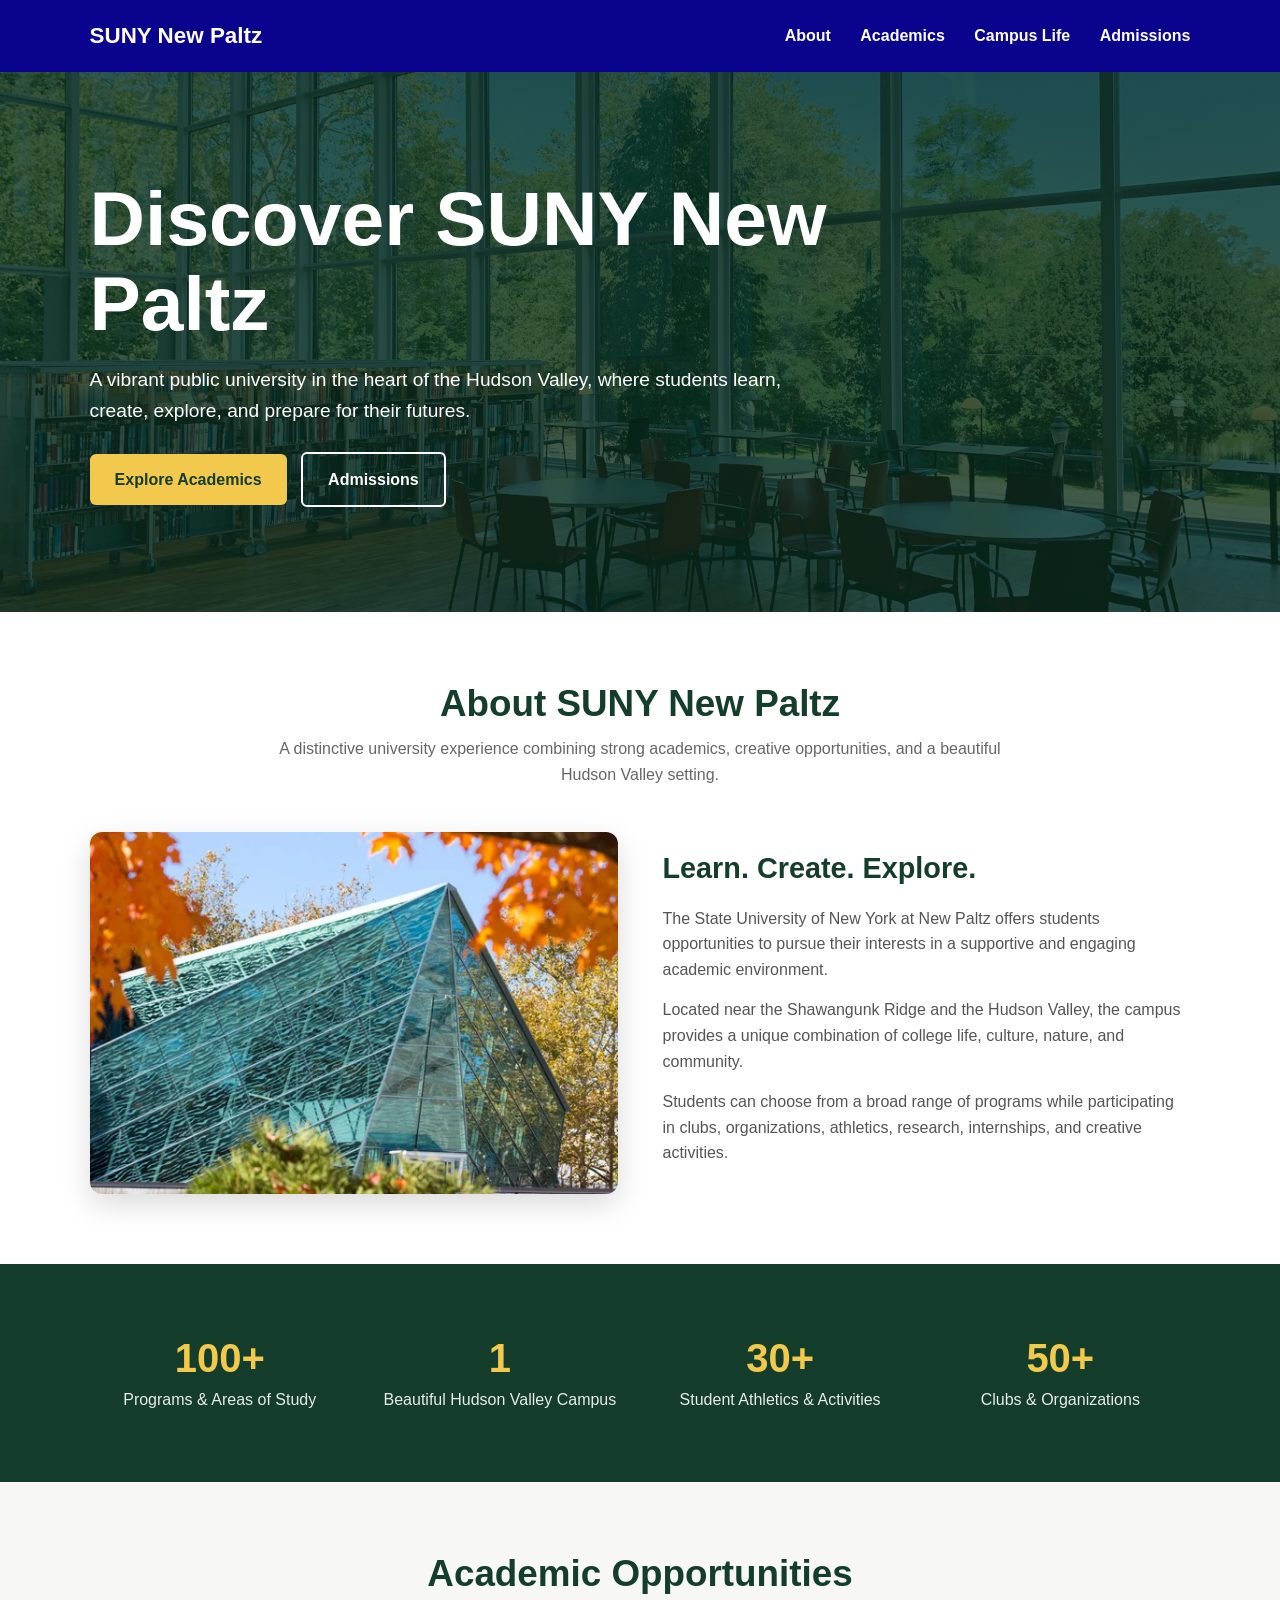
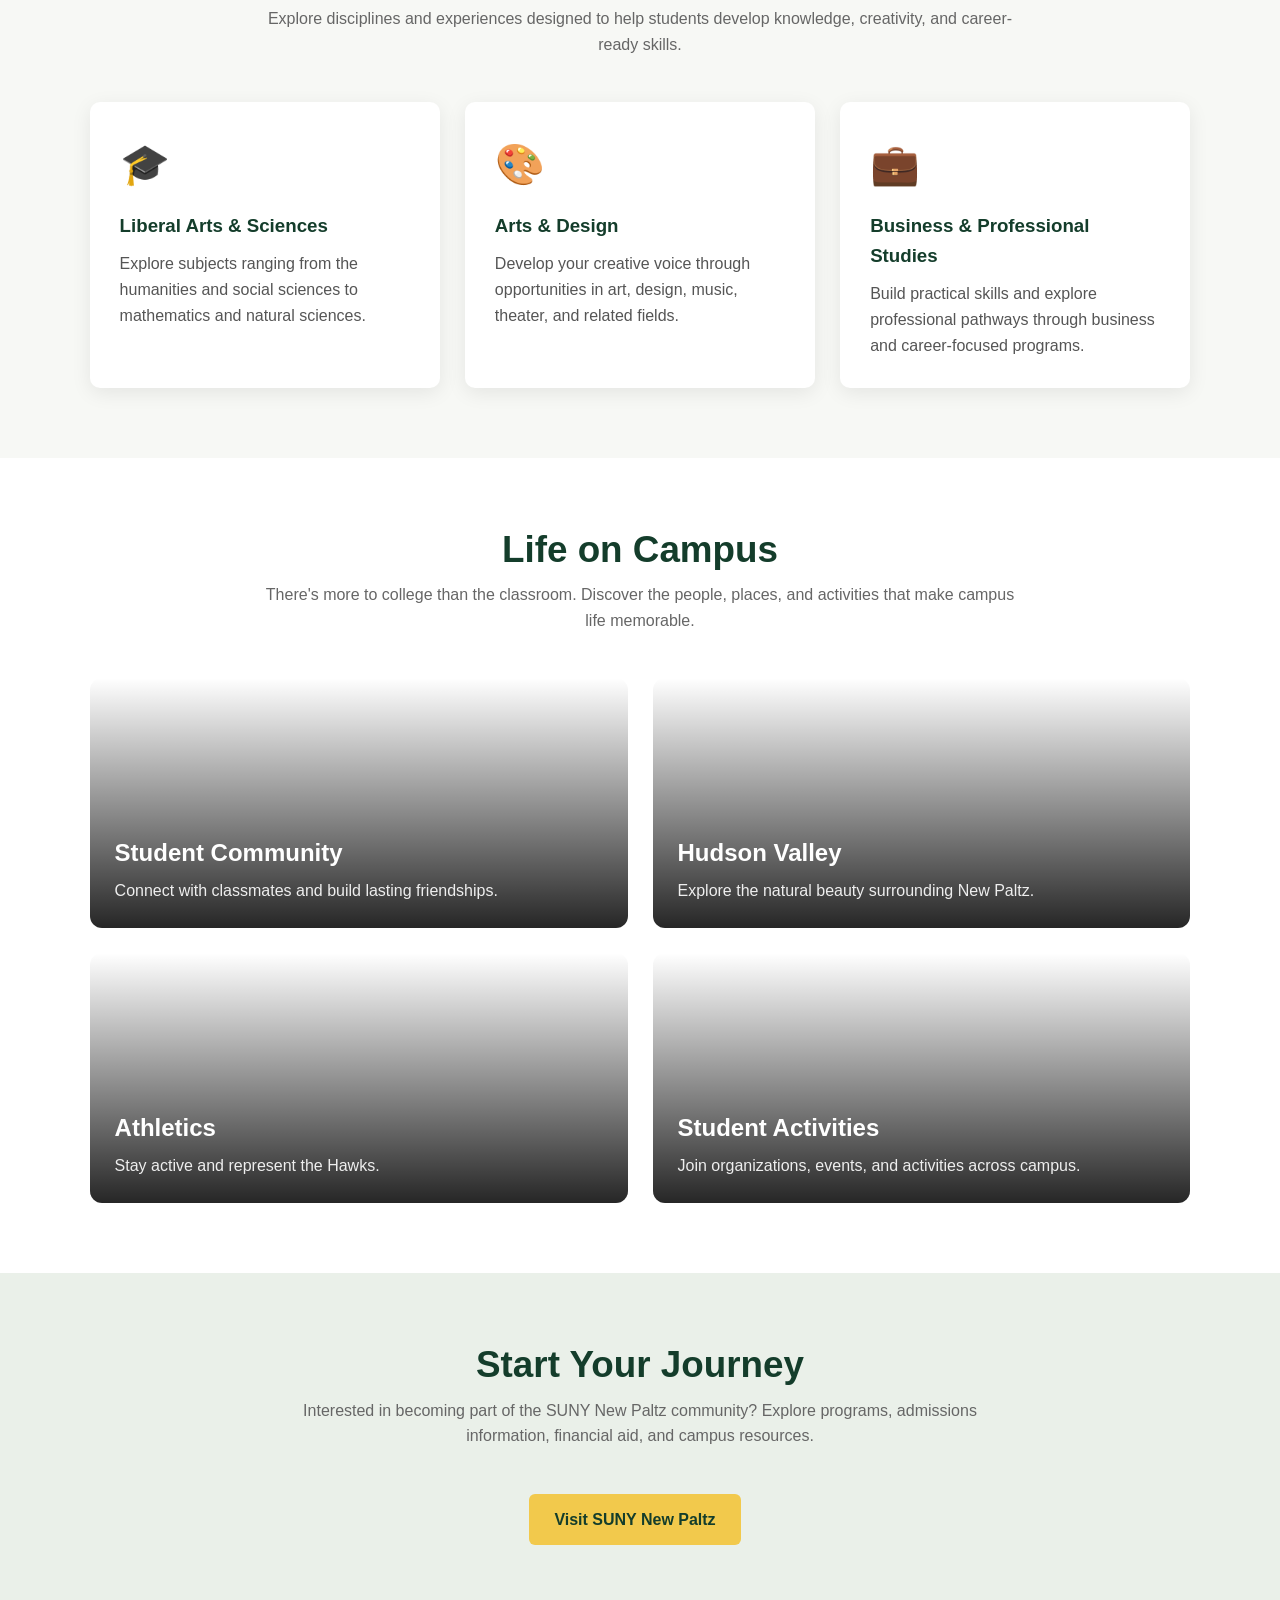
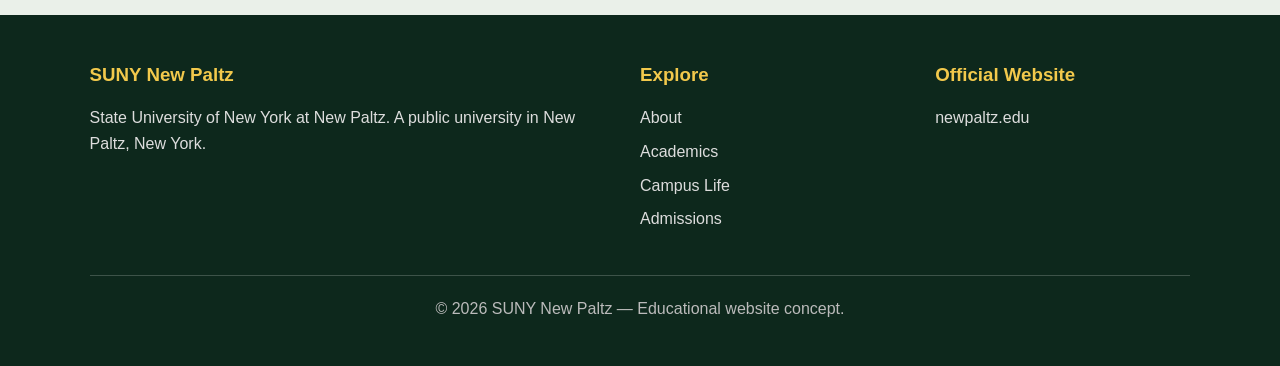
<file: SUNY-New-Paltz-Webpage/index.html>
<!DOCTYPE html>
<html lang="en">
<head>
  <meta charset="UTF-8">
  <meta name="viewport" content="width=device-width, initial-scale=1.0">
  <title>SUNY New Paltz | State University of New York at New Paltz</title>

  <link rel="stylesheet" href="styles/main.css" />
</head>

<body> 

  <!-- Navigation -->
  <header>
    <div class="logo">SUNY New Paltz</div>

    <nav>
      <a href="#about">About</a>
      <a href="academics.html">Academics</a>
      <a href="campus-life.html">Campus Life</a>
      <a href="#admissions">Admissions</a>
    </nav>
  </header>

  <!-- Hero -->
  <section class="hero">
    <div class="hero-content">
      <h1>Discover SUNY New Paltz</h1>

      <p>
        A vibrant public university in the heart of the Hudson Valley,
        where students learn, create, explore, and prepare for their futures.
      </p>

      <a href="academics.html" class="button">Explore Academics</a>
      <a href="#admissions" class="button secondary">Admissions</a>
    </div>
  </section>

  <!-- About -->
  <section id="about" class="about">
    <div class="section-title">
      <h2>About SUNY New Paltz</h2>
      <p>
        A distinctive university experience combining strong academics,
        creative opportunities, and a beautiful Hudson Valley setting.
      </p>
    </div>

    <div class="about-grid">
        <a href="https://newpaltz.edu">
      <img
        class="about-image"
        src="images/fall-open-house.webp"
        alt="University campus"
      >
        </a>
      <div class="about-text">
        <h3>Learn. Create. Explore.</h3>

        <p>
          The State University of New York at New Paltz offers students
          opportunities to pursue their interests in a supportive and
          engaging academic environment.
        </p>

        <p>
          Located near the Shawangunk Ridge and the Hudson Valley,
          the campus provides a unique combination of college life,
          culture, nature, and community.
        </p>

        <p>
          Students can choose from a broad range of programs while
          participating in clubs, organizations, athletics, research,
          internships, and creative activities.
        </p>
      </div>
    </div>
  </section>

  <!-- Stats -->
  <section class="stats">
    <div class="stat">
      <h3>100+</h3>
      <p>Programs & Areas of Study</p>
    </div>

    <div class="stat">
      <h3>1</h3>
      <p>Beautiful Hudson Valley Campus</p>
    </div>

    <div class="stat">
      <h3>30+</h3>
      <p>Student Athletics & Activities</p>
    </div>

    <div class="stat">
      <h3>50+</h3>
      <p>Clubs & Organizations</p>
    </div>
  </section>

  <!-- Academics -->
  <section id="academics">
    <div class="section-title">
      <h2>Academic Opportunities</h2>
      <p>
        Explore disciplines and experiences designed to help students
        develop knowledge, creativity, and career-ready skills.
      </p>
    </div>

    <div class="cards">

      <div class="card">
        <div class="icon">🎓</div>
        <h3>Liberal Arts & Sciences</h3>
        <p>
          Explore subjects ranging from the humanities and social sciences
          to mathematics and natural sciences.
        </p>
      </div>

      <div class="card">
        <div class="icon">🎨</div>
        <h3>Arts & Design</h3>
        <p>
          Develop your creative voice through opportunities in art,
          design, music, theater, and related fields.
        </p>
      </div>

      
      <div class="card">
        <div class="icon">💼</div>
        <h3>Business & Professional Studies</h3>
        <p>
          Build practical skills and explore professional pathways
          through business and career-focused programs.
        </p>
      </div>
    

    </div>
  </section>

  <!-- Campus Life -->
  <section id="campus" class="campus">
    <div class="section-title">
      <h2>Life on Campus</h2>
      <p>
        There's more to college than the classroom. Discover the people,
        places, and activities that make campus life memorable.
      </p>
    </div>

    <div class="campus-grid">

      <div
        class="campus-card"
        style="background-image: url('https://images.unsplash.com/photo-1523050854058-8df90110c9f1?auto=format&fit=crop&w=1200&q=80');"
      >
        <div>
          <h3>Student Community</h3>
          <p>Connect with classmates and build lasting friendships.</p>
        </div>
      </div>

      <div
        class="campus-card"
        style="background-image: url('https://images.unsplash.com/photo-1500534623283-312aade485b7?auto=format&fit=crop&w=1200&q=80');"
      >
        <div>
          <h3>Hudson Valley</h3>
          <p>Explore the natural beauty surrounding New Paltz.</p>
        </div>
      </div>

      <div
        class="campus-card"
        style="background-image: url('https://images.unsplash.com/photo-1546519638-68e109498ffc?auto=format&fit=crop&w=1200&q=80');"
      >
        <div>
          <h3>Athletics</h3>
          <p>Stay active and represent the Hawks.</p>
        </div>
      </div>

      <div
        class="campus-card"
        style="background-image: url('https://images.unsplash.com/photo-1524178232363-1fb2b075b655?auto=format&fit=crop&w=1200&q=80');"
      >
        <div>
          <h3>Student Activities</h3>
          <p>Join organizations, events, and activities across campus.</p>
        </div>
      </div>

    </div>
  </section>

  <!-- Admissions -->
  <section id="admissions" class="admissions">
    <div class="section-title">
      <h2>Start Your Journey</h2>

      <p>
        Interested in becoming part of the SUNY New Paltz community?
        Explore programs, admissions information, financial aid,
        and campus resources.
      </p>
    </div>

    <a
      href="https://www.newpaltz.edu/"
      target="_blank"
      class="button"
    >
      Visit SUNY New Paltz
    </a>
  </section>

  <!-- Footer -->
  <footer>
    <div class="footer-grid">

      <div>
        <h3>SUNY New Paltz</h3>
        <p>
          State University of New York at New Paltz.
          A public university in New Paltz, New York.
        </p>
      </div>

      <div>
        <h3>Explore</h3>
        <a href="#about">About</a>
        <a href="#academics">Academics</a>
        <a href="campus-life.html">Campus Life</a>
        <a href="#admissions">Admissions</a>
      </div>

      <div>
        <h3>Official Website</h3>
        <a href="https://www.newpaltz.edu/" target="_blank">
          newpaltz.edu
        </a>
      </div>

    </div>

    <div class="copyright">
      &copy; 2026 SUNY New Paltz — Educational website concept.
    </div>
  </footer>

</body>
</html>
</file>
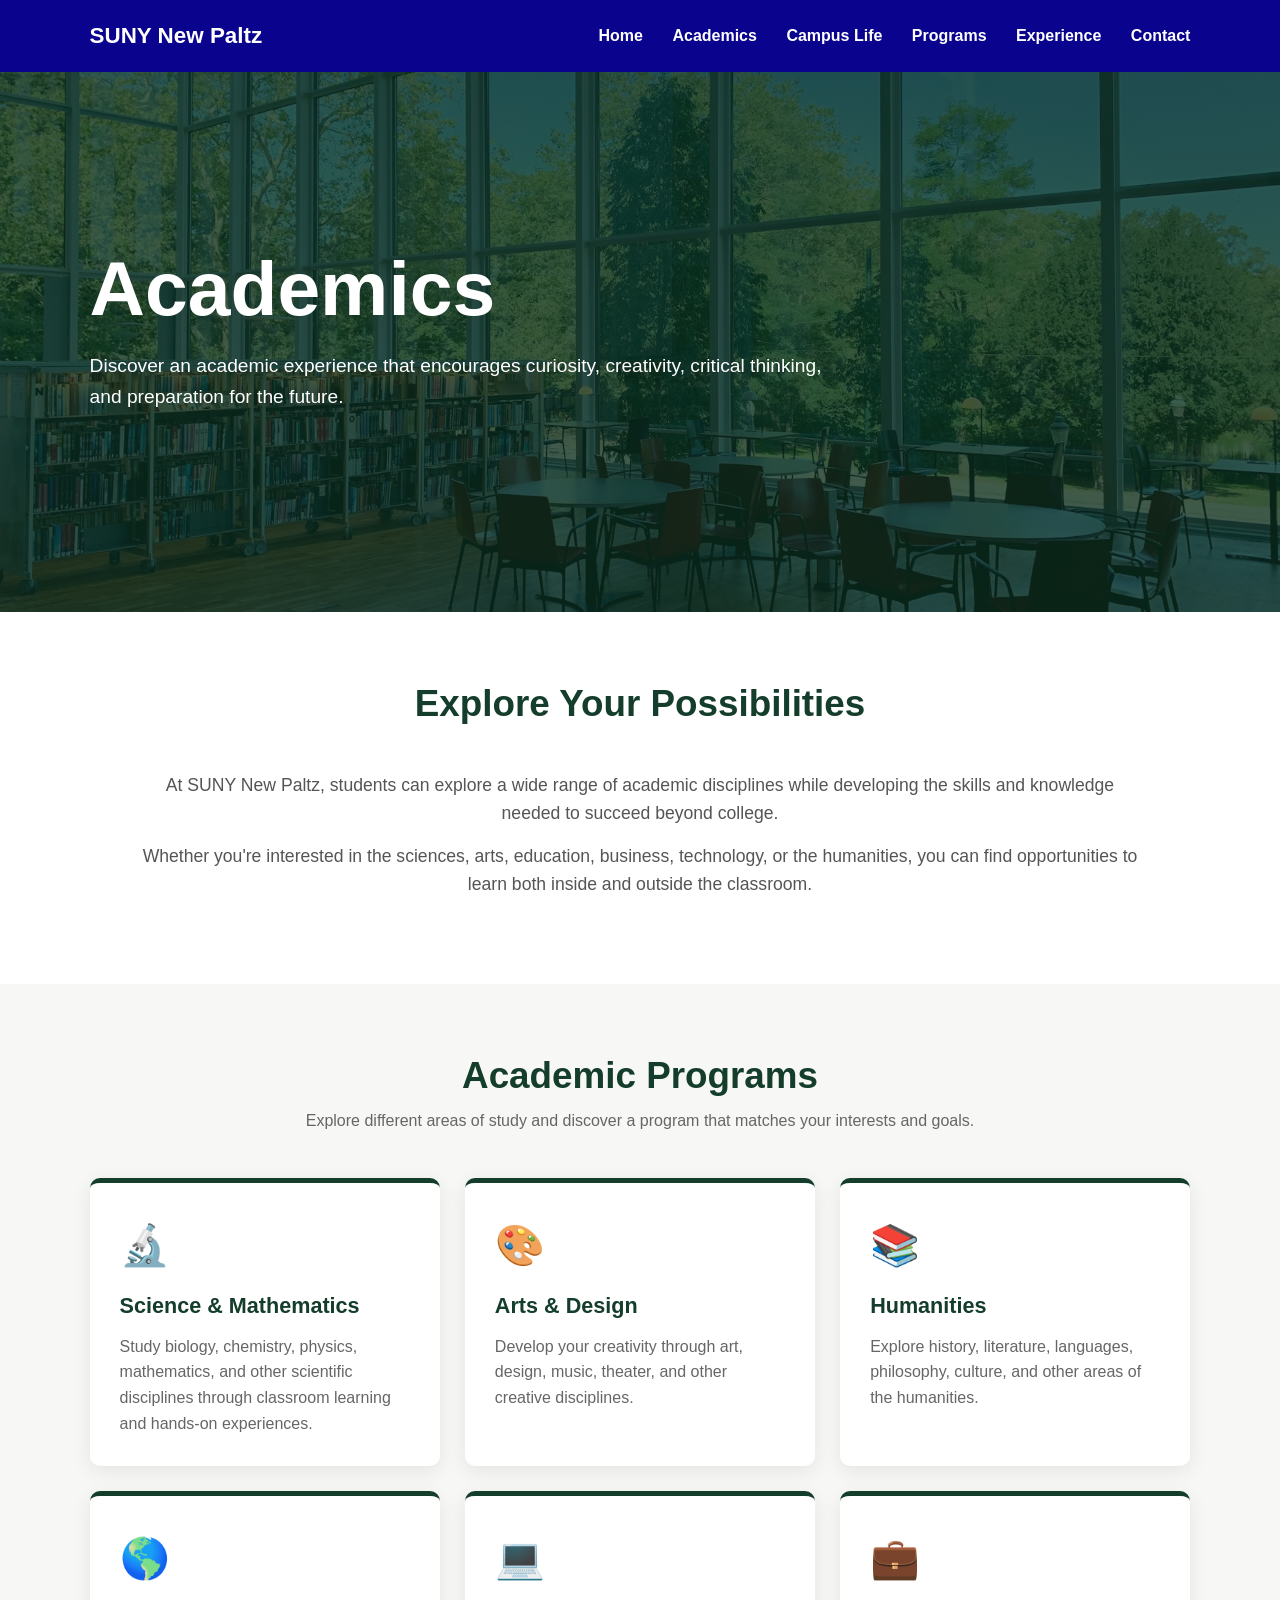
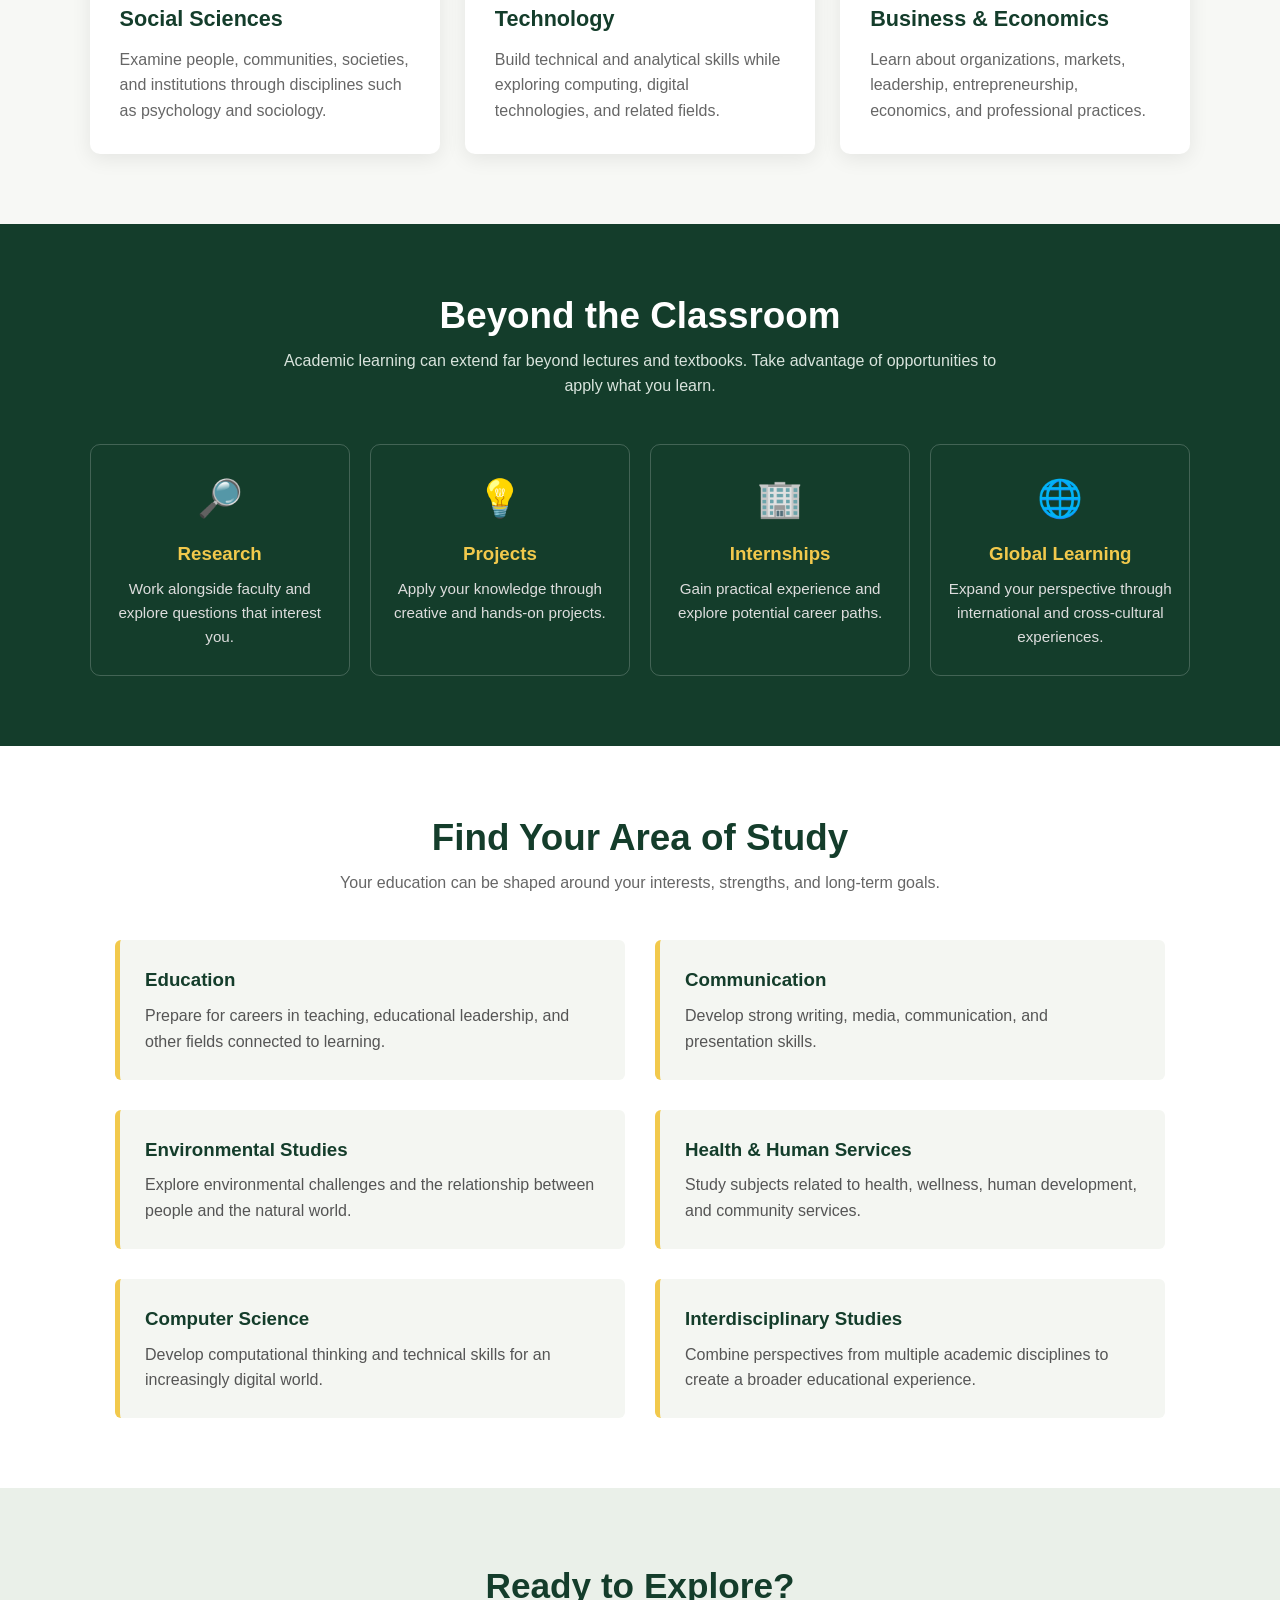
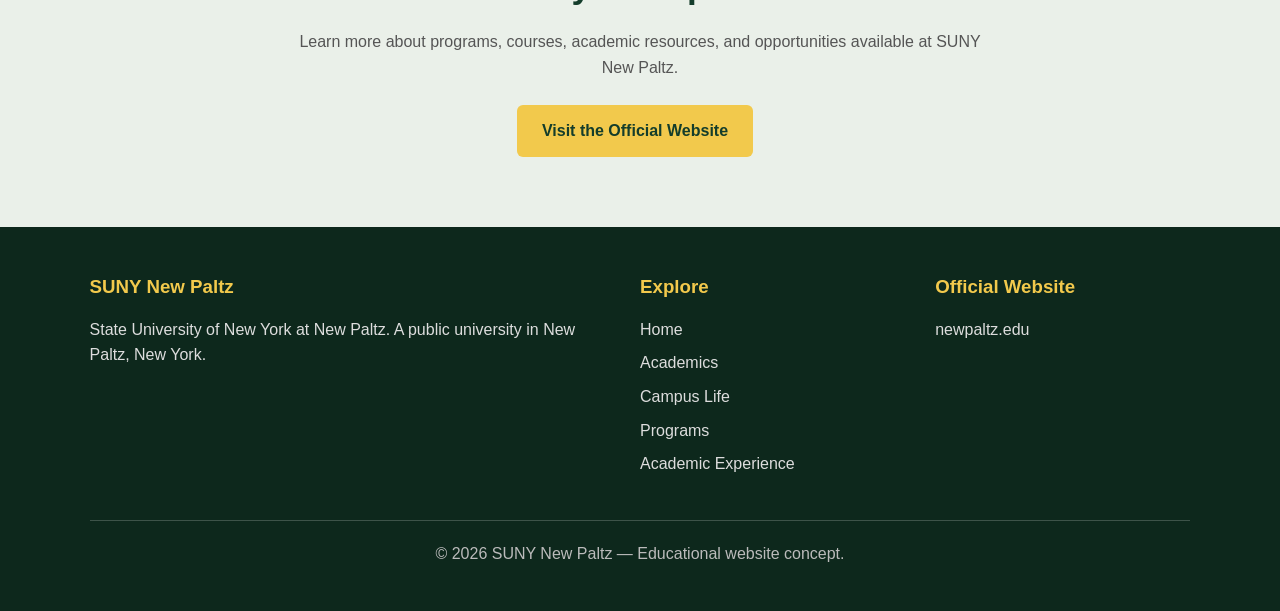
<file: SUNY-New-Paltz-Webpage/academics.html>
<!DOCTYPE html>
<html lang="en">
<head>
  <meta charset="UTF-8">
  <meta name="viewport" content="width=device-width, initial-scale=1.0">
  <title>Academics | SUNY New Paltz</title>

    <link rel="stylesheet" href="styles/main.css" /> 
</head>

<body>

  <!-- Navigation -->
  <header>
    <div class="logo">SUNY New Paltz</div>

    <nav>
      <a href="index.html">Home</a>
      <a href="academics.html">Academics</a>
      <a href="campus-life.html">Campus Life</a>
      <a href="#programs">Programs</a>
      <a href="#experience">Experience</a>
      <a href="#contact">Contact</a>
    </nav>
  </header>


  <!-- Hero -->
  <section class="hero">
    <div class="hero-content">
      <h1>Academics</h1>

      <p>
        Discover an academic experience that encourages curiosity,
        creativity, critical thinking, and preparation for the future.
      </p>
    </div>
  </section>


  <!-- Introduction -->
  <section class="intro">
    <div class="intro-content">

      <div class="section-title">
        <h2>Explore Your Possibilities</h2>
      </div>

      <p>
        At SUNY New Paltz, students can explore a wide range of
        academic disciplines while developing the skills and knowledge
        needed to succeed beyond college.
      </p>

      <p>
        Whether you're interested in the sciences, arts, education,
        business, technology, or the humanities, you can find
        opportunities to learn both inside and outside the classroom.
      </p>

    </div>
  </section>


  <!-- Programs -->
  <section id="programs">
    <div class="section-title">
      <h2>Academic Programs</h2>

      <p>
        Explore different areas of study and discover a program
        that matches your interests and goals.
      </p>
    </div>

    <div class="programs">

      <div class="program-card">
        <div class="icon">🔬</div>
        <h3>Science & Mathematics</h3>
        <p>
          Study biology, chemistry, physics, mathematics, and
          other scientific disciplines through classroom learning
          and hands-on experiences.
        </p>
      </div>

      <div class="program-card">
        <div class="icon">🎨</div>
        <h3>Arts & Design</h3>
        <p>
          Develop your creativity through art, design, music,
          theater, and other creative disciplines.
        </p>
      </div>

      <div class="program-card">
        <div class="icon">📚</div>
        <h3>Humanities</h3>
        <p>
          Explore history, literature, languages, philosophy,
          culture, and other areas of the humanities.
        </p>
      </div>

      <div class="program-card">
        <div class="icon">🌎</div>
        <h3>Social Sciences</h3>
        <p>
          Examine people, communities, societies, and institutions
          through disciplines such as psychology and sociology.
        </p>
      </div>

      <div class="program-card">
        <div class="icon">💻</div>
        <h3>Technology</h3>
        <p>
          Build technical and analytical skills while exploring
          computing, digital technologies, and related fields.
        </p>
      </div>

      
      <div class="program-card">
        <div class="icon">💼</div>
        <h3>Business & Economics</h3>
        <p>
          Learn about organizations, markets, leadership,
          entrepreneurship, economics, and professional practices.
        </p>
      </div>
      
    </div>
  </section>


  <!-- Academic Experience -->
  <section id="experience" class="experience">

    <div class="section-title">
      <h2>Beyond the Classroom</h2>

      <p>
        Academic learning can extend far beyond lectures and textbooks.
        Take advantage of opportunities to apply what you learn.
      </p>
    </div>

    <div class="experience-grid">

      <div class="experience-item">
        <span>🔎</span>
        <h3>Research</h3>
        <p>
          Work alongside faculty and explore questions
          that interest you.
        </p>
      </div>

      <div class="experience-item">
        <span>💡</span>
        <h3>Projects</h3>
        <p>
          Apply your knowledge through creative and
          hands-on projects.
        </p>
      </div>

      <div class="experience-item">
        <span>🏢</span>
        <h3>Internships</h3>
        <p>
          Gain practical experience and explore
          potential career paths.
        </p>
      </div>

      <div class="experience-item">
        <span>🌐</span>
        <h3>Global Learning</h3>
        <p>
          Expand your perspective through international
          and cross-cultural experiences.
        </p>
      </div>

    </div>

  </section>


  <!-- Areas of Study -->
  <section class="areas">

    <div class="section-title">
      <h2>Find Your Area of Study</h2>

      <p>
        Your education can be shaped around your interests,
        strengths, and long-term goals.
      </p>
    </div>

    <div class="areas-container">

      <div class="area">
        <h3>Education</h3>
        <p>
          Prepare for careers in teaching, educational leadership,
          and other fields connected to learning.
        </p>
      </div>

      <div class="area">
        <h3>Communication</h3>
        <p>
          Develop strong writing, media, communication, and
          presentation skills.
        </p>
      </div>

      <div class="area">
        <h3>Environmental Studies</h3>
        <p>
          Explore environmental challenges and the relationship
          between people and the natural world.
        </p>
      </div>

      <div class="area">
        <h3>Health & Human Services</h3>
        <p>
          Study subjects related to health, wellness,
          human development, and community services.
        </p>
      </div>

      <div class="area">
        <h3>Computer Science</h3>
        <p>
          Develop computational thinking and technical skills
          for an increasingly digital world.
        </p>
      </div>

      <div class="area">
        <h3>Interdisciplinary Studies</h3>
        <p>
          Combine perspectives from multiple academic disciplines
          to create a broader educational experience.
        </p>
      </div>

    </div>

  </section>


  <!-- CTA -->
  <section class="cta">

    <h2>Ready to Explore?</h2>

    <p>
      Learn more about programs, courses, academic resources,
      and opportunities available at SUNY New Paltz.
    </p>

    <a
      href="https://www.newpaltz.edu/"
      target="_blank"
      class="button"
    >
      Visit the Official Website
    </a>

  </section>


  <!-- Footer -->
  <footer id="contact">

    <div class="footer-grid">

      <div>
        <h3>SUNY New Paltz</h3>

        <p>
          State University of New York at New Paltz.
          A public university in New Paltz, New York.
        </p>
      </div>

      <div>
        <h3>Explore</h3>

        <a href="index.html">Home</a>
        <a href="academics.html">Academics</a>
        <a href="campus-life.html">Campus Life</a>
        <a href="#programs">Programs</a>
        <a href="#experience">Academic Experience</a>
      </div>

      <div>
        <h3>Official Website</h3>

        <a
          href="https://www.newpaltz.edu/"
          target="_blank"
        >
          newpaltz.edu
        </a>
      </div>

    </div>

    <div class="copyright">
      &copy; 2026 SUNY New Paltz — Educational website concept.
    </div>

  </footer>

</body>
</html>
</file>
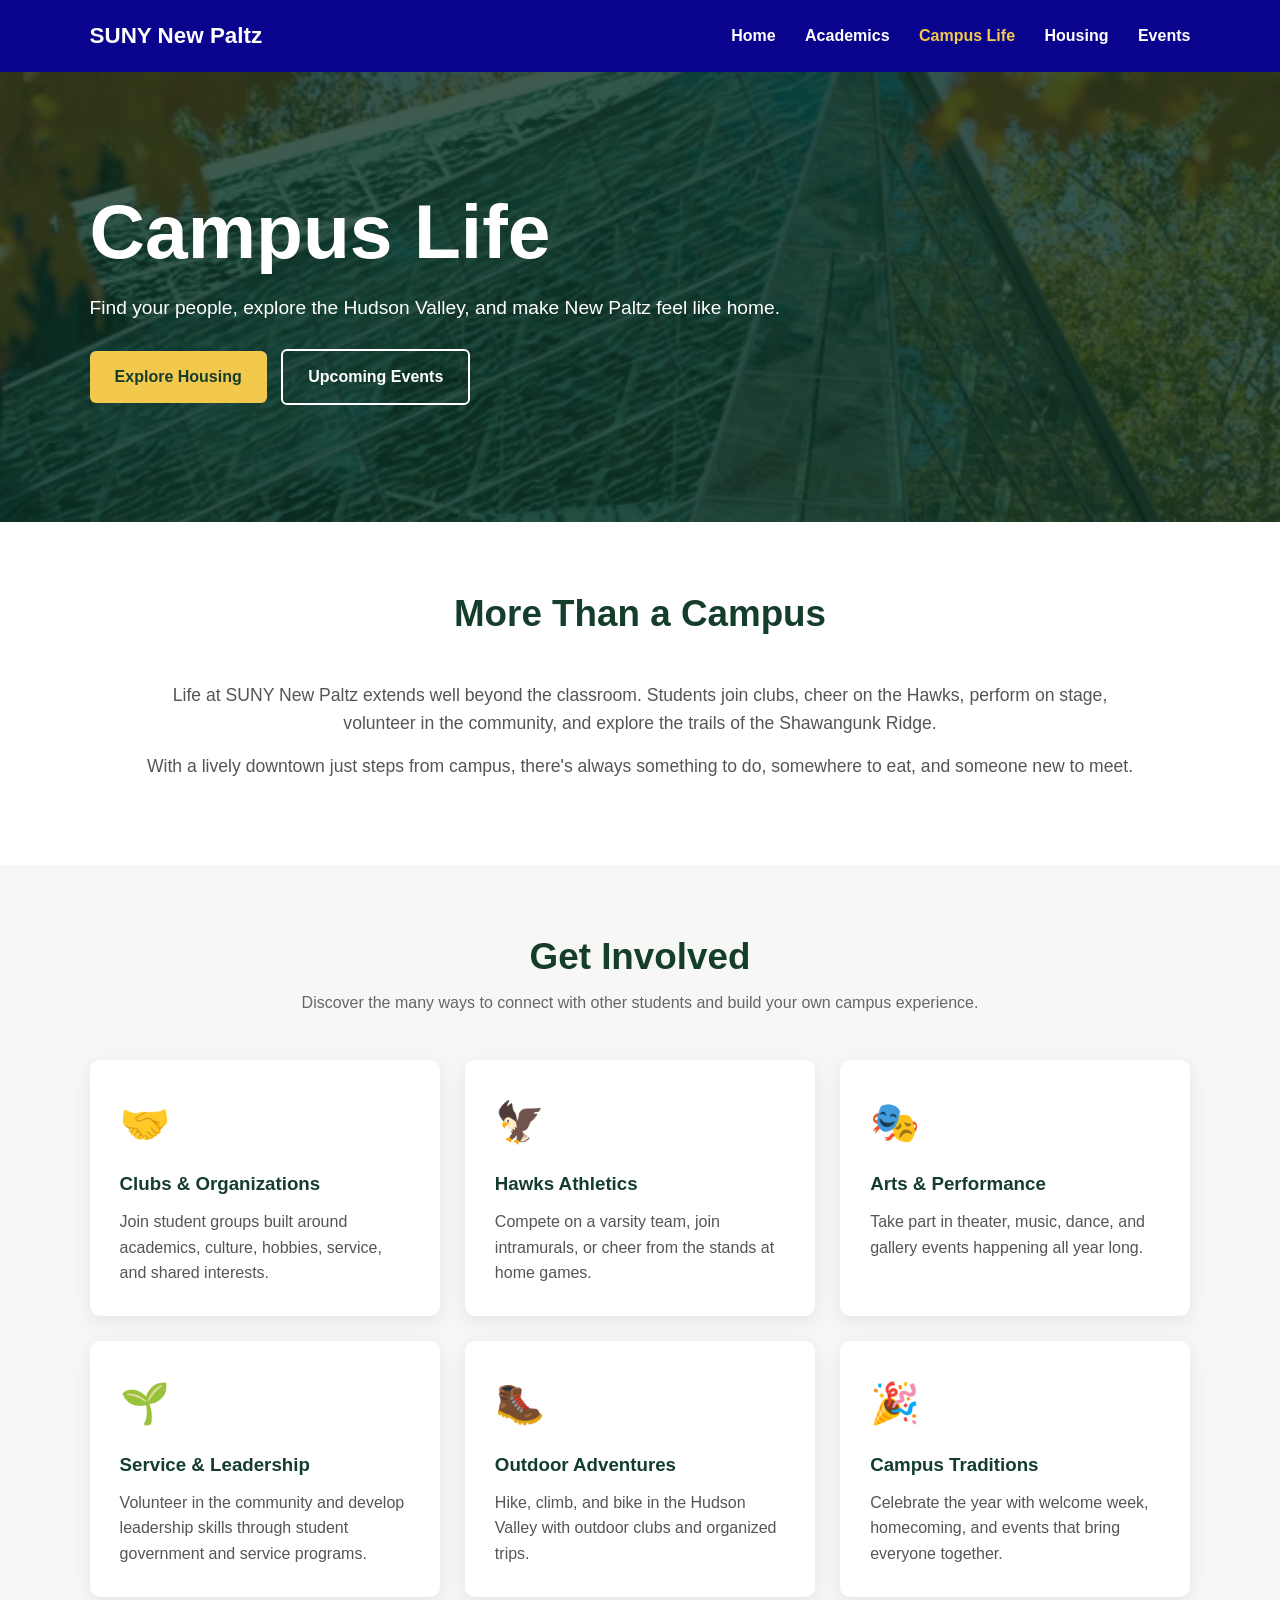
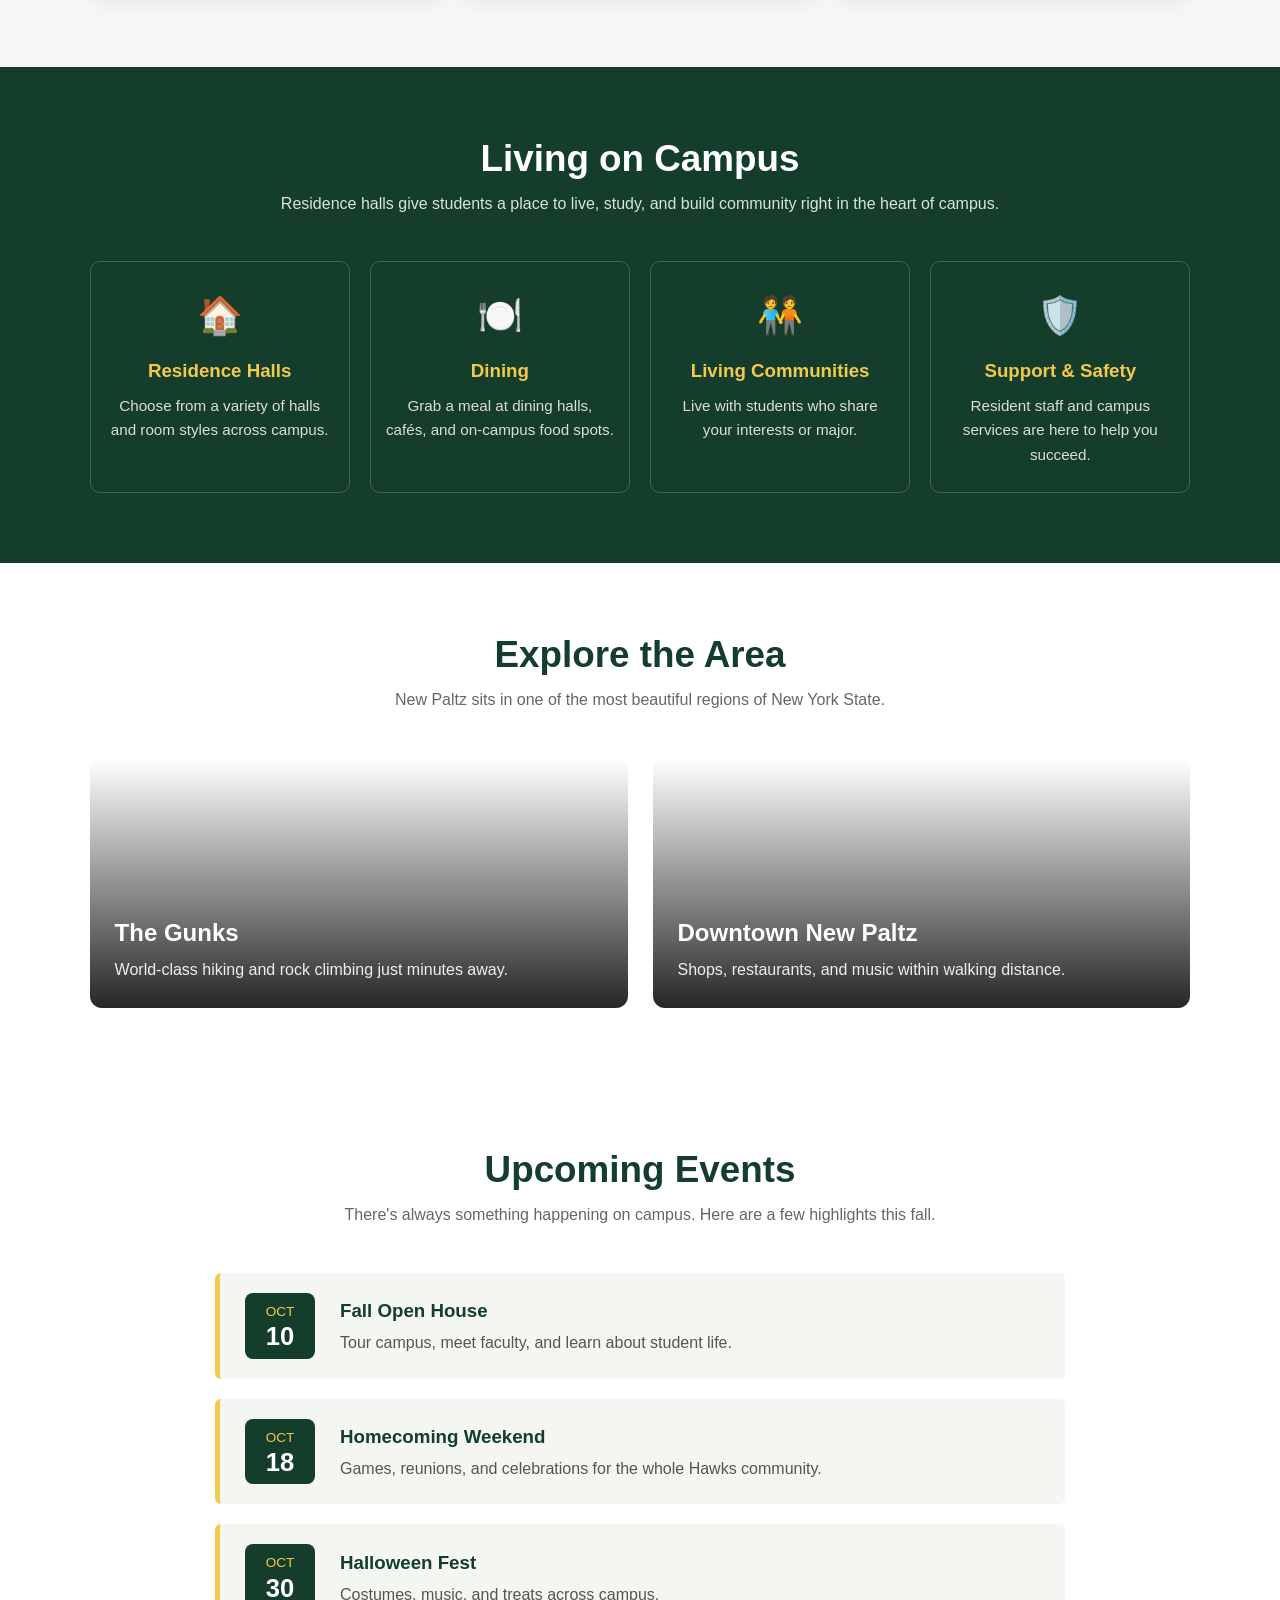
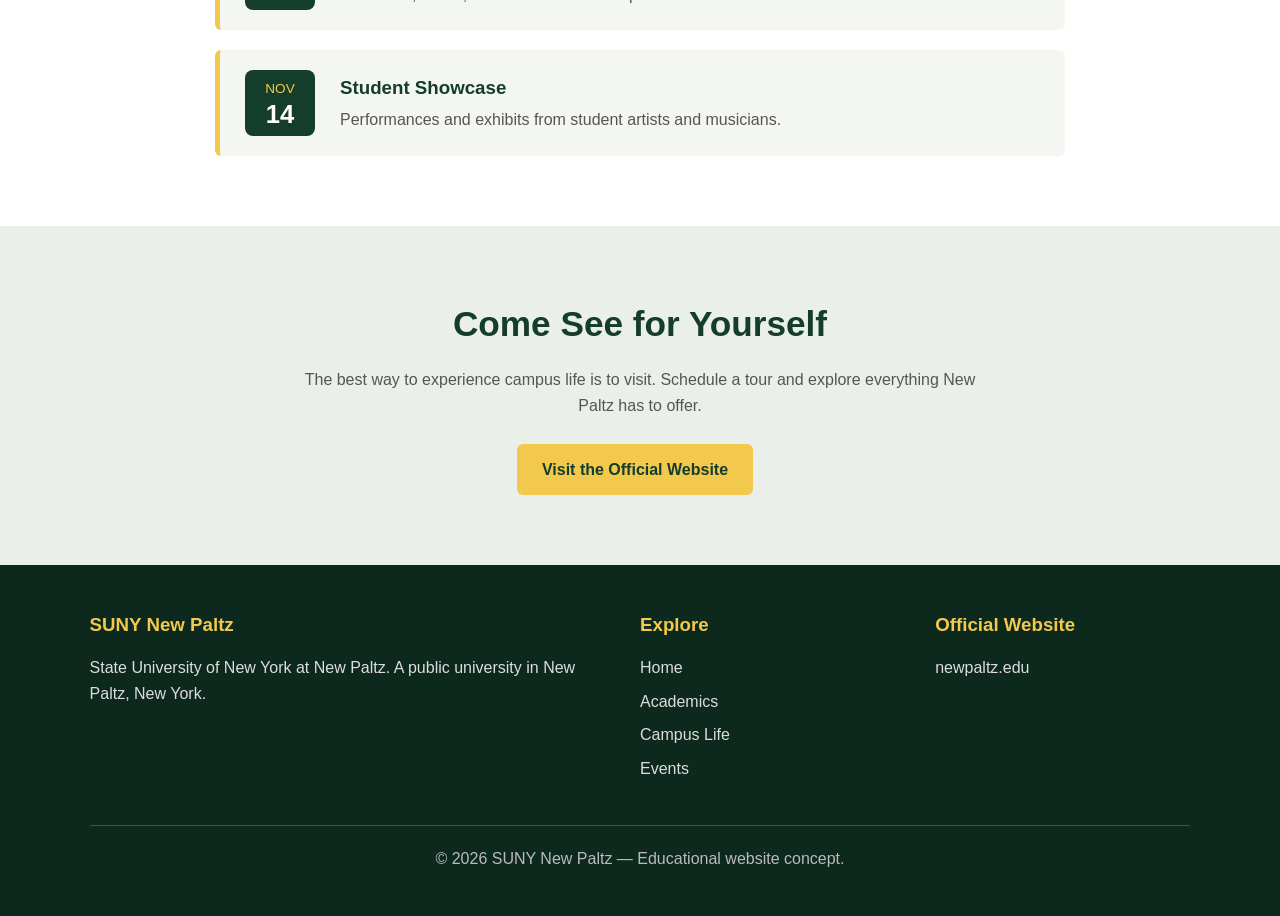
<file: SUNY-New-Paltz-Webpage/campus-life.html>
<!DOCTYPE html>
<html lang="en">
<head>
  <meta charset="UTF-8">
  <meta name="viewport" content="width=device-width, initial-scale=1.0">
  <title>Campus Life | SUNY New Paltz</title>

  <link rel="stylesheet" href="styles/main.css" />
</head>

<body class="campus-page">

  <!-- Navigation -->
  <header>
    <div class="logo">SUNY New Paltz</div>

    <nav>
      <a href="index.html">Home</a>
      <a href="academics.html">Academics</a>
      <a href="campus-life.html" class="active">Campus Life</a>
      <a href="#housing">Housing</a>
      <a href="#events">Events</a>
    </nav>
  </header>


  <!-- Hero -->
  <section class="hero">
    <div class="hero-content">
      <h1>Campus Life</h1>

      <p>
        Find your people, explore the Hudson Valley, and make
        New Paltz feel like home.
      </p>

      <a href="#housing" class="button">Explore Housing</a>
      <a href="#events" class="button secondary">Upcoming Events</a>
    </div>
  </section>


  <!-- Introduction -->
  <section class="intro">
    <div class="intro-content">

      <div class="section-title">
        <h2>More Than a Campus</h2>
      </div>

      <p>
        Life at SUNY New Paltz extends well beyond the classroom.
        Students join clubs, cheer on the Hawks, perform on stage,
        volunteer in the community, and explore the trails of the
        Shawangunk Ridge.
      </p>

      <p>
        With a lively downtown just steps from campus, there's always
        something to do, somewhere to eat, and someone new to meet.
      </p>

    </div>
  </section>


  <!-- Get Involved -->
  <section id="involved">
    <div class="section-title">
      <h2>Get Involved</h2>

      <p>
        Discover the many ways to connect with other students
        and build your own campus experience.
      </p>
    </div>

    <div class="cards">

      <div class="card">
        <div class="icon">🤝</div>
        <h3>Clubs & Organizations</h3>
        <p>
          Join student groups built around academics, culture,
          hobbies, service, and shared interests.
        </p>
      </div>

      <div class="card">
        <div class="icon">🦅</div>
        <h3>Hawks Athletics</h3>
        <p>
          Compete on a varsity team, join intramurals, or cheer
          from the stands at home games.
        </p>
      </div>

      <div class="card">
        <div class="icon">🎭</div>
        <h3>Arts & Performance</h3>
        <p>
          Take part in theater, music, dance, and gallery events
          happening all year long.
        </p>
      </div>

      <div class="card">
        <div class="icon">🌱</div>
        <h3>Service & Leadership</h3>
        <p>
          Volunteer in the community and develop leadership
          skills through student government and service programs.
        </p>
      </div>

      <div class="card">
        <div class="icon">🥾</div>
        <h3>Outdoor Adventures</h3>
        <p>
          Hike, climb, and bike in the Hudson Valley with
          outdoor clubs and organized trips.
        </p>
      </div>

      <div class="card">
        <div class="icon">🎉</div>
        <h3>Campus Traditions</h3>
        <p>
          Celebrate the year with welcome week, homecoming,
          and events that bring everyone together.
        </p>
      </div>

    </div>
  </section>


  <!-- Housing -->
  <section id="housing" class="experience">

    <div class="section-title">
      <h2>Living on Campus</h2>

      <p>
        Residence halls give students a place to live, study,
        and build community right in the heart of campus.
      </p>
    </div>

    <div class="experience-grid">

      <div class="experience-item">
        <span>🏠</span>
        <h3>Residence Halls</h3>
        <p>
          Choose from a variety of halls and room styles
          across campus.
        </p>
      </div>

      <div class="experience-item">
        <span>🍽️</span>
        <h3>Dining</h3>
        <p>
          Grab a meal at dining halls, cafés, and
          on-campus food spots.
        </p>
      </div>

      <div class="experience-item">
        <span>🧑‍🤝‍🧑</span>
        <h3>Living Communities</h3>
        <p>
          Live with students who share your interests
          or major.
        </p>
      </div>

      <div class="experience-item">
        <span>🛡️</span>
        <h3>Support & Safety</h3>
        <p>
          Resident staff and campus services are here
          to help you succeed.
        </p>
      </div>

    </div>

  </section>


  <!-- Explore -->
  <section class="campus">
    <div class="section-title">
      <h2>Explore the Area</h2>

      <p>
        New Paltz sits in one of the most beautiful regions
        of New York State.
      </p>
    </div>

    <div class="campus-grid">

      <div
        class="campus-card"
        style="background-image: url('https://images.unsplash.com/photo-1500534623283-312aade485b7?auto=format&fit=crop&w=1200&q=80');"
      >
        <div>
          <h3>The Gunks</h3>
          <p>World-class hiking and rock climbing just minutes away.</p>
        </div>
      </div>

      <div
        class="campus-card"
        style="background-image: url('https://images.unsplash.com/photo-1523050854058-8df90110c9f1?auto=format&fit=crop&w=1200&q=80');"
      >
        <div>
          <h3>Downtown New Paltz</h3>
          <p>Shops, restaurants, and music within walking distance.</p>
        </div>
      </div>

    </div>
  </section>


  <!-- Events -->
  <section id="events" class="areas">

    <div class="section-title">
      <h2>Upcoming Events</h2>

      <p>
        There's always something happening on campus.
        Here are a few highlights this fall.
      </p>
    </div>

    <div class="events-list">

      <div class="event">
        <div class="event-date">
          <span class="month">Oct</span>
          <span class="day">10</span>
        </div>
        <div>
          <h3>Fall Open House</h3>
          <p>Tour campus, meet faculty, and learn about student life.</p>
        </div>
      </div>

      <div class="event">
        <div class="event-date">
          <span class="month">Oct</span>
          <span class="day">18</span>
        </div>
        <div>
          <h3>Homecoming Weekend</h3>
          <p>Games, reunions, and celebrations for the whole Hawks community.</p>
        </div>
      </div>

      <div class="event">
        <div class="event-date">
          <span class="month">Oct</span>
          <span class="day">30</span>
        </div>
        <div>
          <h3>Halloween Fest</h3>
          <p>Costumes, music, and treats across campus.</p>
        </div>
      </div>

      <div class="event">
        <div class="event-date">
          <span class="month">Nov</span>
          <span class="day">14</span>
        </div>
        <div>
          <h3>Student Showcase</h3>
          <p>Performances and exhibits from student artists and musicians.</p>
        </div>
      </div>

    </div>

  </section>


  <!-- CTA -->
  <section class="cta">

    <h2>Come See for Yourself</h2>

    <p>
      The best way to experience campus life is to visit.
      Schedule a tour and explore everything New Paltz has to offer.
    </p>

    <a
      href="https://www.newpaltz.edu/"
      target="_blank"
      class="button"
    >
      Visit the Official Website
    </a>

  </section>


  <!-- Footer -->
  <footer>

    <div class="footer-grid">

      <div>
        <h3>SUNY New Paltz</h3>

        <p>
          State University of New York at New Paltz.
          A public university in New Paltz, New York.
        </p>
      </div>

      <div>
        <h3>Explore</h3>

        <a href="index.html">Home</a>
        <a href="academics.html">Academics</a>
        <a href="campus-life.html">Campus Life</a>
        <a href="#events">Events</a>
      </div>

      <div>
        <h3>Official Website</h3>

        <a
          href="https://www.newpaltz.edu/"
          target="_blank"
        >
          newpaltz.edu
        </a>
      </div>

    </div>

    <div class="copyright">
      &copy; 2026 SUNY New Paltz — Educational website concept.
    </div>

  </footer>

</body>
</html>
</file>
<file: SUNY-New-Paltz-Webpage/styles/main.css>
/* ========================================
   SUNY NEW PALTZ WEBSITE
   Shared Stylesheet
   ======================================== */


/* ========================================
   RESET & BASE STYLES
   ======================================== */

* {
  margin: 0;
  padding: 0;
  box-sizing: border-box;
}

html {
  scroll-behavior: smooth;
}

body {
  font-family: Arial, Helvetica, sans-serif;
  line-height: 1.6;
  color: #222;
  background: #f7f8f5;
}

img {
  max-width: 100%;
  display: block;
}

a {
  text-decoration: none;
}


/* ========================================
   NAVIGATION
   ======================================== */

header {
  background: #0a038e;
  color: white;
  padding: 18px 7%;
  display: flex;
  justify-content: space-between;
  align-items: center;
  position: sticky;
  top: 0;
  z-index: 1000;
}

.logo {
  font-size: 1.4rem;
  font-weight: bold;
}

nav a {
  color: white;
  margin-left: 25px;
  font-weight: bold;
  transition: color 0.2s ease;
}

nav a:hover,
nav a.active {
  color: #f2c94c;
}


/* ========================================
   HERO SECTIONS
   ======================================== */

.hero {
  min-height: 60vh;
  display: flex;
  align-items: center;
  padding: 80px 7%;
  color: white;

  background:
    linear-gradient(
      rgba(10, 45, 30, 0.78),
      rgba(10, 45, 30, 0.78)
    ),
    url("../images/inside_library.avif")
    center / cover no-repeat;
}

.hero-content {
  max-width: 800px;
}

.hero h1 {
  font-size: clamp(2.8rem, 6vw, 4.8rem);
  line-height: 1.1;
  margin-bottom: 20px;
}

.hero p {
  font-size: 1.2rem;
  max-width: 750px;
  margin-bottom: 25px;
}


/* Academics page hero */

body.academics-page .hero {
  min-height: 50vh;

  background:
    linear-gradient(
      rgba(10, 45, 30, 0.82),
      rgba(10, 45, 30, 0.82)
    ),
    url("../images/bookshelf.avif")
    center / cover no-repeat;
}


/* ========================================
   GENERAL SECTIONS
   ======================================== */

section {
  padding: 70px 7%;
}

.section-title {
  text-align: center;
  margin-bottom: 45px;
}

.section-title h2 {
  color: #143d2b;
  font-size: 2.3rem;
  line-height: 1.2;
  margin-bottom: 10px;
}

.section-title p {
  max-width: 750px;
  margin: auto;
  color: #666;
}


/* ========================================
   BUTTONS
   ======================================== */

.button {
  display: inline-block;
  background: #f2c94c;
  color: #143d2b;
  padding: 13px 25px;
  border-radius: 6px;
  font-weight: bold;
  margin-right: 10px;
  transition: all 0.2s ease;
}

.button:hover {
  background: white;
  color: #143d2b;
}

.button.secondary {
  background: transparent;
  border: 2px solid white;
  color: white;
}

.button.secondary:hover {
  background: white;
  color: #143d2b;
}


/* ========================================
   HOME PAGE — ABOUT
   ======================================== */

.about {
  background: white;
}

.about-grid {
  max-width: 1100px;
  margin: auto;

  display: grid;
  grid-template-columns: 1fr 1fr;
  gap: 45px;

  align-items: center;
}

.about-image {
  width: 100%;
  border-radius: 12px;
  box-shadow: 0 10px 30px rgba(0, 0, 0, 0.15);
}

.about-text h3 {
  color: #143d2b;
  font-size: 1.8rem;
  margin-bottom: 15px;
}

.about-text p {
  margin-bottom: 15px;
  color: #555;
}


/* ========================================
   HOME PAGE — STATISTICS
   ======================================== */

.stats {
  background: #143d2b;
  color: white;

  display: grid;
  grid-template-columns: repeat(4, 1fr);

  text-align: center;
  gap: 20px;
}

.stat h3 {
  color: #f2c94c;
  font-size: 2.5rem;
  line-height: 1.2;
  margin-bottom: 5px;
}

.stat p {
  opacity: 0.9;
}


/* ========================================
   HOME PAGE — CARDS
   ======================================== */

.cards {
  max-width: 1150px;
  margin: auto;

  display: grid;
  grid-template-columns: repeat(3, 1fr);
  gap: 25px;
}

.card {
  background: white;
  padding: 30px;
  border-radius: 10px;

  box-shadow: 0 5px 20px rgba(0, 0, 0, 0.08);

  transition:
    transform 0.25s ease,
    box-shadow 0.25s ease;
}

.card:hover {
  transform: translateY(-6px);
  box-shadow: 0 10px 25px rgba(0, 0, 0, 0.12);
}

.card .icon {
  font-size: 2.5rem;
  margin-bottom: 15px;
}

.card h3 {
  color: #143d2b;
  margin-bottom: 10px;
}

.card p {
  color: #555;
}


/* ========================================
   HOME PAGE — CAMPUS LIFE
   ======================================== */

.campus {
  background: white;
}

.campus-grid {
  max-width: 1150px;
  margin: auto;

  display: grid;
  grid-template-columns: repeat(2, 1fr);
  gap: 25px;
}

.campus-card {
  min-height: 250px;
  border-radius: 12px;
  overflow: hidden;

  position: relative;

  color: white;

  display: flex;
  align-items: flex-end;

  background-size: cover;
  background-position: center;
}

.campus-card::before {
  content: "";
  position: absolute;
  inset: 0;

  background:
    linear-gradient(
      transparent,
      rgba(0, 0, 0, 0.85)
    );
}

.campus-card div {
  position: relative;
  padding: 25px;
}

.campus-card h3 {
  font-size: 1.5rem;
  margin-bottom: 5px;
}

.campus-card p {
  color: #eee;
}


/* ========================================
   HOME PAGE — ADMISSIONS
   ======================================== */

.admissions {
  text-align: center;
  background: #eaf0e9;
}


/* ========================================
   ACADEMICS PAGE — INTRO
   ======================================== */

.intro {
  background: white;
}

.intro-content {
  max-width: 1000px;
  margin: auto;
  text-align: center;
}

.intro-content p {
  font-size: 1.1rem;
  color: #555;
  margin-bottom: 15px;
}


/* ========================================
   ACADEMICS PAGE — PROGRAMS
   ======================================== */

.programs {
  max-width: 1150px;
  margin: auto;

  display: grid;
  grid-template-columns: repeat(3, 1fr);
  gap: 25px;
}

.program-card {
  background: white;
  padding: 30px;
  border-radius: 10px;

  border-top: 5px solid #143d2b;

  box-shadow: 0 5px 20px rgba(0, 0, 0, 0.08);

  transition:
    transform 0.25s ease,
    box-shadow 0.25s ease;
}

.program-card:hover {
  transform: translateY(-6px);

  box-shadow:
    0 10px 25px rgba(0, 0, 0, 0.12);
}

.program-card .icon {
  font-size: 2.5rem;
  margin-bottom: 12px;
}

.program-card h3 {
  color: #143d2b;
  margin-bottom: 10px;
  font-size: 1.35rem;
}

.program-card p {
  color: #666;
}


/* ========================================
   ACADEMICS PAGE — EXPERIENCE
   ======================================== */

.experience {
  background: #143d2b;
  color: white;
}

.experience .section-title h2 {
  color: white;
}

.experience .section-title p {
  color: #d9e4dd;
}

.experience-grid {
  max-width: 1150px;
  margin: auto;

  display: grid;
  grid-template-columns: repeat(4, 1fr);
  gap: 20px;
}

.experience-item {
  text-align: center;
  padding: 25px 15px;

  border: 1px solid rgba(255, 255, 255, 0.2);
  border-radius: 10px;

  transition:
    background 0.2s ease,
    transform 0.2s ease;
}

.experience-item:hover {
  background: rgba(255, 255, 255, 0.05);
  transform: translateY(-4px);
}

.experience-item span {
  font-size: 2.3rem;
  display: block;
  margin-bottom: 10px;
}

.experience-item h3 {
  color: #f2c94c;
  margin-bottom: 8px;
}

.experience-item p {
  color: #ddd;
  font-size: 0.95rem;
}


/* ========================================
   ACADEMICS PAGE — AREAS OF STUDY
   ======================================== */

.areas {
  background: white;
}

.areas-container {
  max-width: 1050px;
  margin: auto;

  display: grid;
  grid-template-columns: 1fr 1fr;
  gap: 30px;
}

.area {
  padding: 25px;

  background: #f4f6f2;

  border-left: 5px solid #f2c94c;
  border-radius: 6px;

  transition:
    transform 0.2s ease,
    box-shadow 0.2s ease;
}

.area:hover {
  transform: translateY(-3px);
  box-shadow: 0 5px 15px rgba(0, 0, 0, 0.08);
}

.area h3 {
  color: #143d2b;
  margin-bottom: 8px;
}

.area p {
  color: #555;
}


/* ========================================
   ACADEMICS PAGE — CTA
   ======================================== */

.cta {
  text-align: center;
  background: #eaf0e9;
}

.cta h2 {
  color: #143d2b;
  font-size: 2.2rem;
  margin-bottom: 15px;
}

.cta p {
  max-width: 700px;
  margin: 0 auto 25px;
  color: #555;
}


/* ========================================
   CAMPUS LIFE PAGE — HERO
   ======================================== */

body.campus-page .hero {
  min-height: 50vh;

  background:
    linear-gradient(
      rgba(10, 45, 30, 0.78),
      rgba(10, 45, 30, 0.78)
    ),
    url("../images/fall-open-house.webp")
    center / cover no-repeat;
}


/* ========================================
   CAMPUS LIFE PAGE — EVENTS
   ======================================== */

.events-list {
  max-width: 850px;
  margin: auto;

  display: grid;
  gap: 20px;
}

.event {
  display: flex;
  align-items: center;
  gap: 25px;

  padding: 20px 25px;

  background: #f4f6f2;

  border-left: 5px solid #f2c94c;
  border-radius: 6px;

  transition:
    transform 0.2s ease,
    box-shadow 0.2s ease;
}

.event:hover {
  transform: translateY(-3px);
  box-shadow: 0 5px 15px rgba(0, 0, 0, 0.08);
}

.event-date {
  flex-shrink: 0;
  width: 70px;
  padding: 8px 0;

  text-align: center;

  background: #143d2b;
  color: white;
  border-radius: 8px;
}

.event-date .month {
  display: block;
  font-size: 0.85rem;
  text-transform: uppercase;
  color: #f2c94c;
}

.event-date .day {
  display: block;
  font-size: 1.6rem;
  font-weight: bold;
  line-height: 1.1;
}

.event h3 {
  color: #143d2b;
  margin-bottom: 4px;
}

.event p {
  color: #555;
}


/* ========================================
   FOOTER
   ======================================== */

footer {
  background: #0d281c;
  color: white;
  padding: 45px 7%;
}

.footer-grid {
  max-width: 1150px;
  margin: auto;

  display: grid;
  grid-template-columns: 2fr 1fr 1fr;
  gap: 40px;
}

footer h3 {
  margin-bottom: 15px;
  color: #f2c94c;
}

footer p {
  color: #ddd;
}

footer a {
  display: block;
  color: #ddd;
  margin-bottom: 8px;

  transition: color 0.2s ease;
}

footer a:hover {
  color: #f2c94c;
}

.copyright {
  text-align: center;

  border-top:
    1px solid rgba(255, 255, 255, 0.2);

  margin-top: 35px;
  padding-top: 20px;

  color: #bbb;
}


/* ========================================
   RESPONSIVE — TABLETS
   ======================================== */

@media (max-width: 900px) {

  .programs {
    grid-template-columns: repeat(2, 1fr);
  }

  .experience-grid {
    grid-template-columns: repeat(2, 1fr);
  }

  .cards {
    grid-template-columns: repeat(2, 1fr);
  }

  .stats {
    grid-template-columns: repeat(2, 1fr);
  }
}


/* ========================================
   RESPONSIVE — MOBILE
   ======================================== */

@media (max-width: 700px) {

  header {
    flex-direction: column;
    gap: 15px;
  }

  nav {
    text-align: center;
  }

  nav a {
    margin: 0 7px;
    font-size: 0.9rem;
  }

  .hero {
    min-height: 50vh;
    padding: 60px 6%;
  }

  .hero h1 {
    font-size: 3rem;
  }

  .hero p {
    font-size: 1.05rem;
  }

  section {
    padding: 55px 6%;
  }

  .about-grid,
  .cards,
  .campus-grid,
  .programs,
  .areas-container,
  .footer-grid {
    grid-template-columns: 1fr;
  }

  .experience-grid {
    grid-template-columns: 1fr;
  }

  .stats {
    grid-template-columns: 1fr 1fr;
  }

  .button {
    margin-bottom: 10px;
  }
}


/* ========================================
   RESPONSIVE — SMALL PHONES
   ======================================== */

@media (max-width: 500px) {

  .logo {
    font-size: 1.2rem;
  }

  nav a {
    font-size: 0.82rem;
    margin: 0 4px;
  }

  .hero {
    min-height: 55vh;
  }

  .hero h1 {
    font-size: 2.5rem;
  }

  .section-title h2 {
    font-size: 1.9rem;
  }

  .stats {
    grid-template-columns: 1fr;
  }

  .stat {
    padding: 10px;
  }
}
</file>
